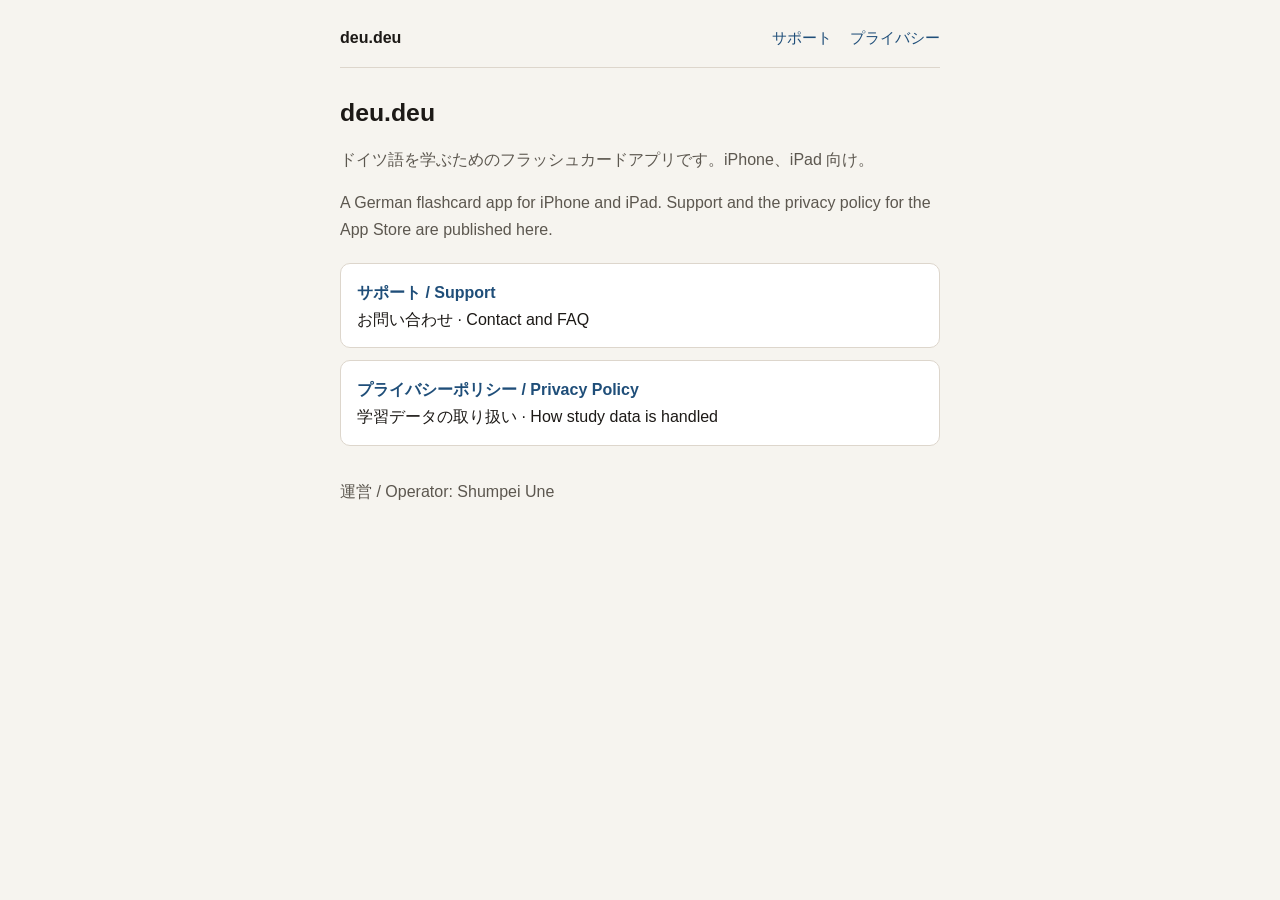
<file: index.html>
<!DOCTYPE html>
<html lang="ja">
<head>
  <meta charset="utf-8">
  <meta name="viewport" content="width=device-width, initial-scale=1">
  <title>deu.deu</title>
  <link rel="stylesheet" href="styles.css">
</head>
<body>
  <div class="wrap">
    <header class="site">
      <a class="brand" href="./"><span data-app-name>deu.deu</span></a>
      <nav>
        <a href="support.html">サポート</a>
        <a href="privacy.html">プライバシー</a>
      </nav>
    </header>

    <h1><span data-app-name>deu.deu</span></h1>
    <p class="lede">ドイツ語を学ぶためのフラッシュカードアプリです。iPhone、iPad 向け。</p>
    <p class="lede">A German flashcard app for iPhone and iPad. Support and the privacy policy for the App Store are published here.</p>

    <div class="links">
      <a href="support.html">
        <strong>サポート / Support</strong>
        お問い合わせ · Contact and FAQ
      </a>
      <a href="privacy.html">
        <strong>プライバシーポリシー / Privacy Policy</strong>
        学習データの取り扱い · How study data is handled
      </a>
    </div>

    <p class="muted">運営 / Operator: Shumpei Une</p>
  </div>
  <script src="site.js"></script>
</body>
</html>
</file>
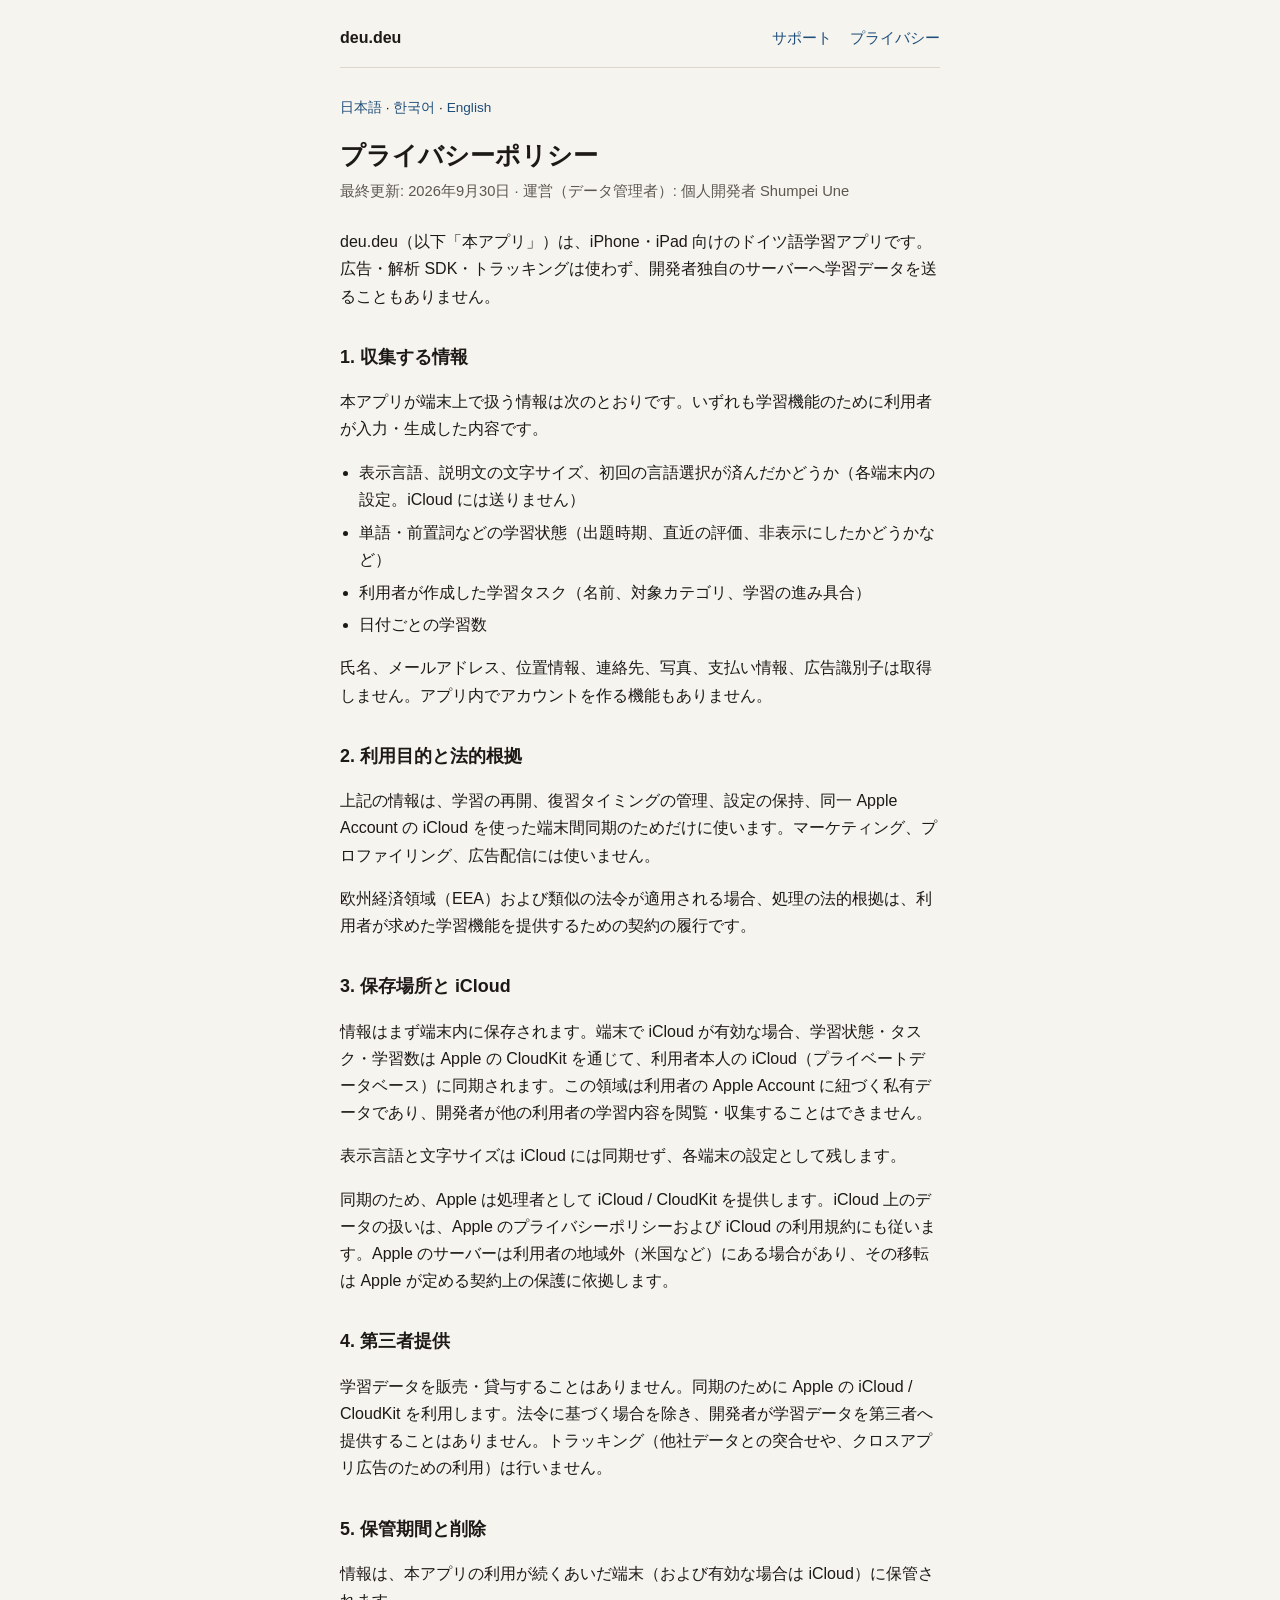
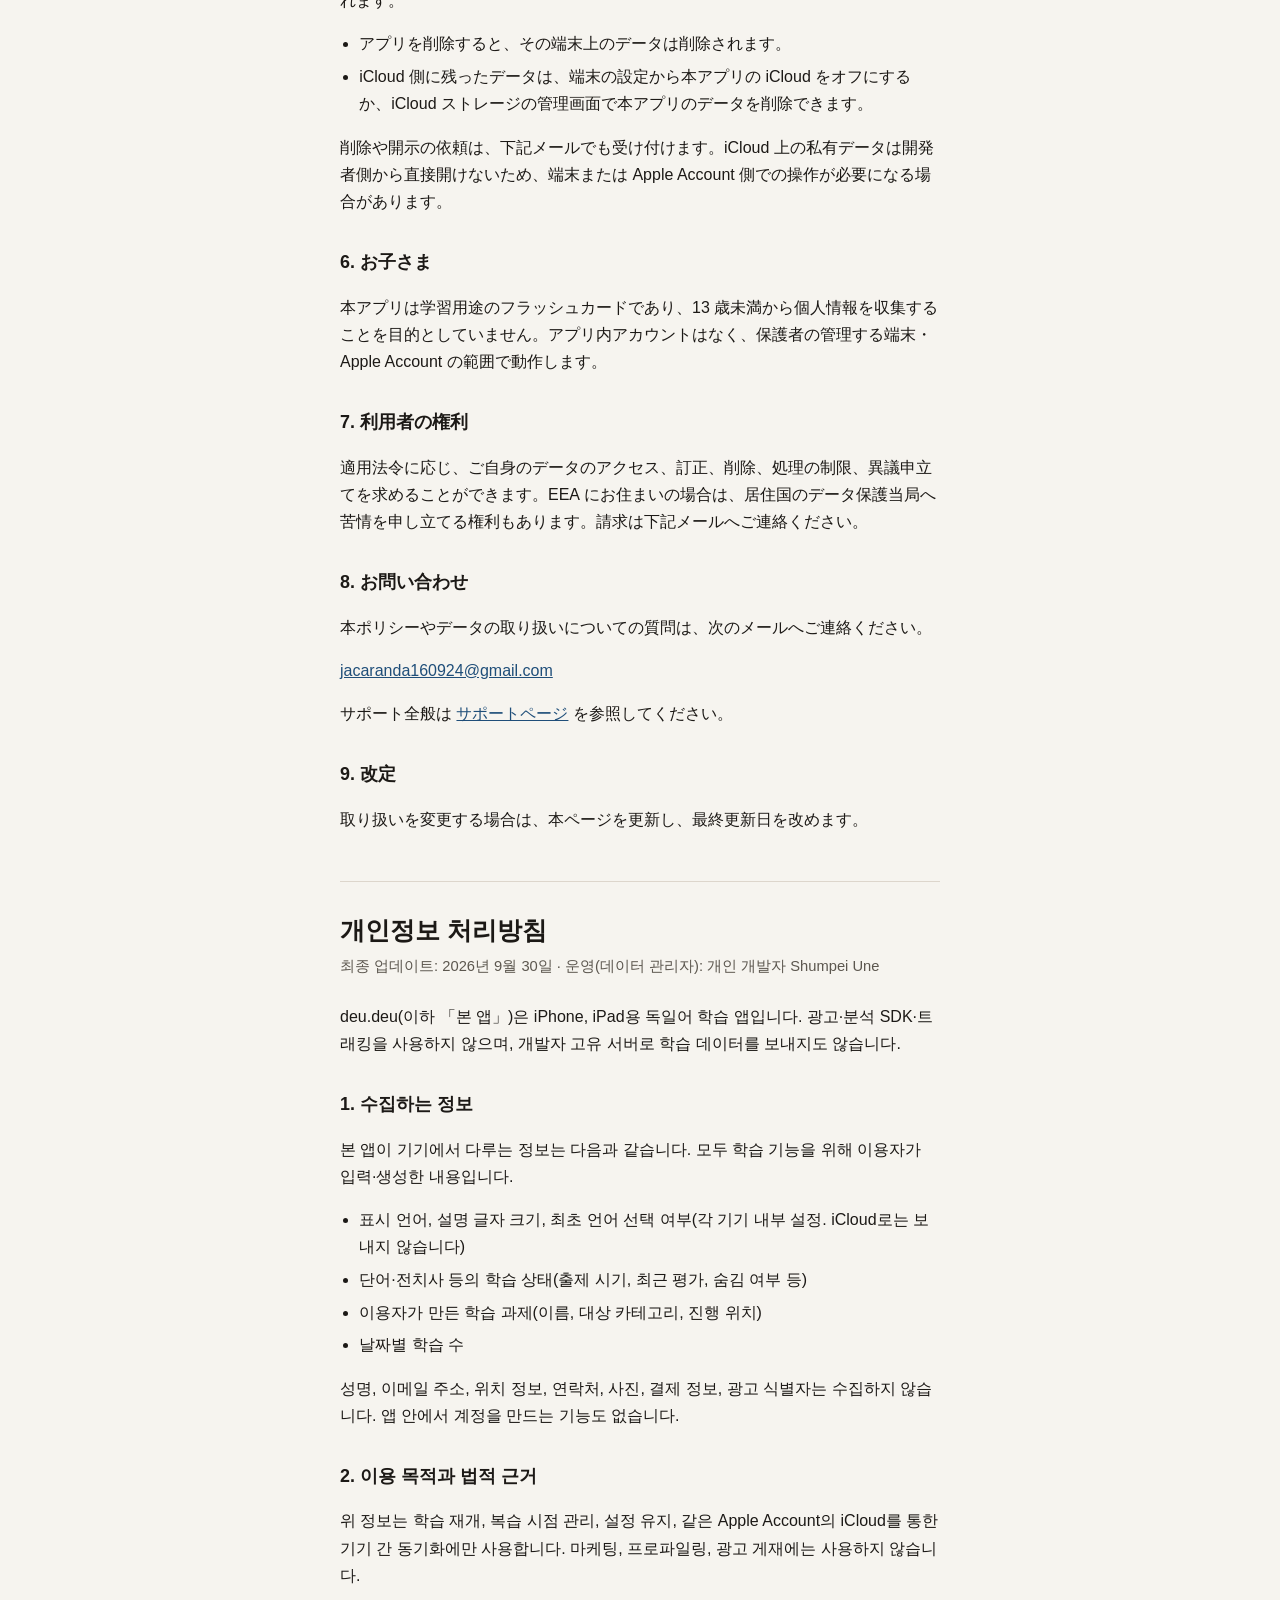
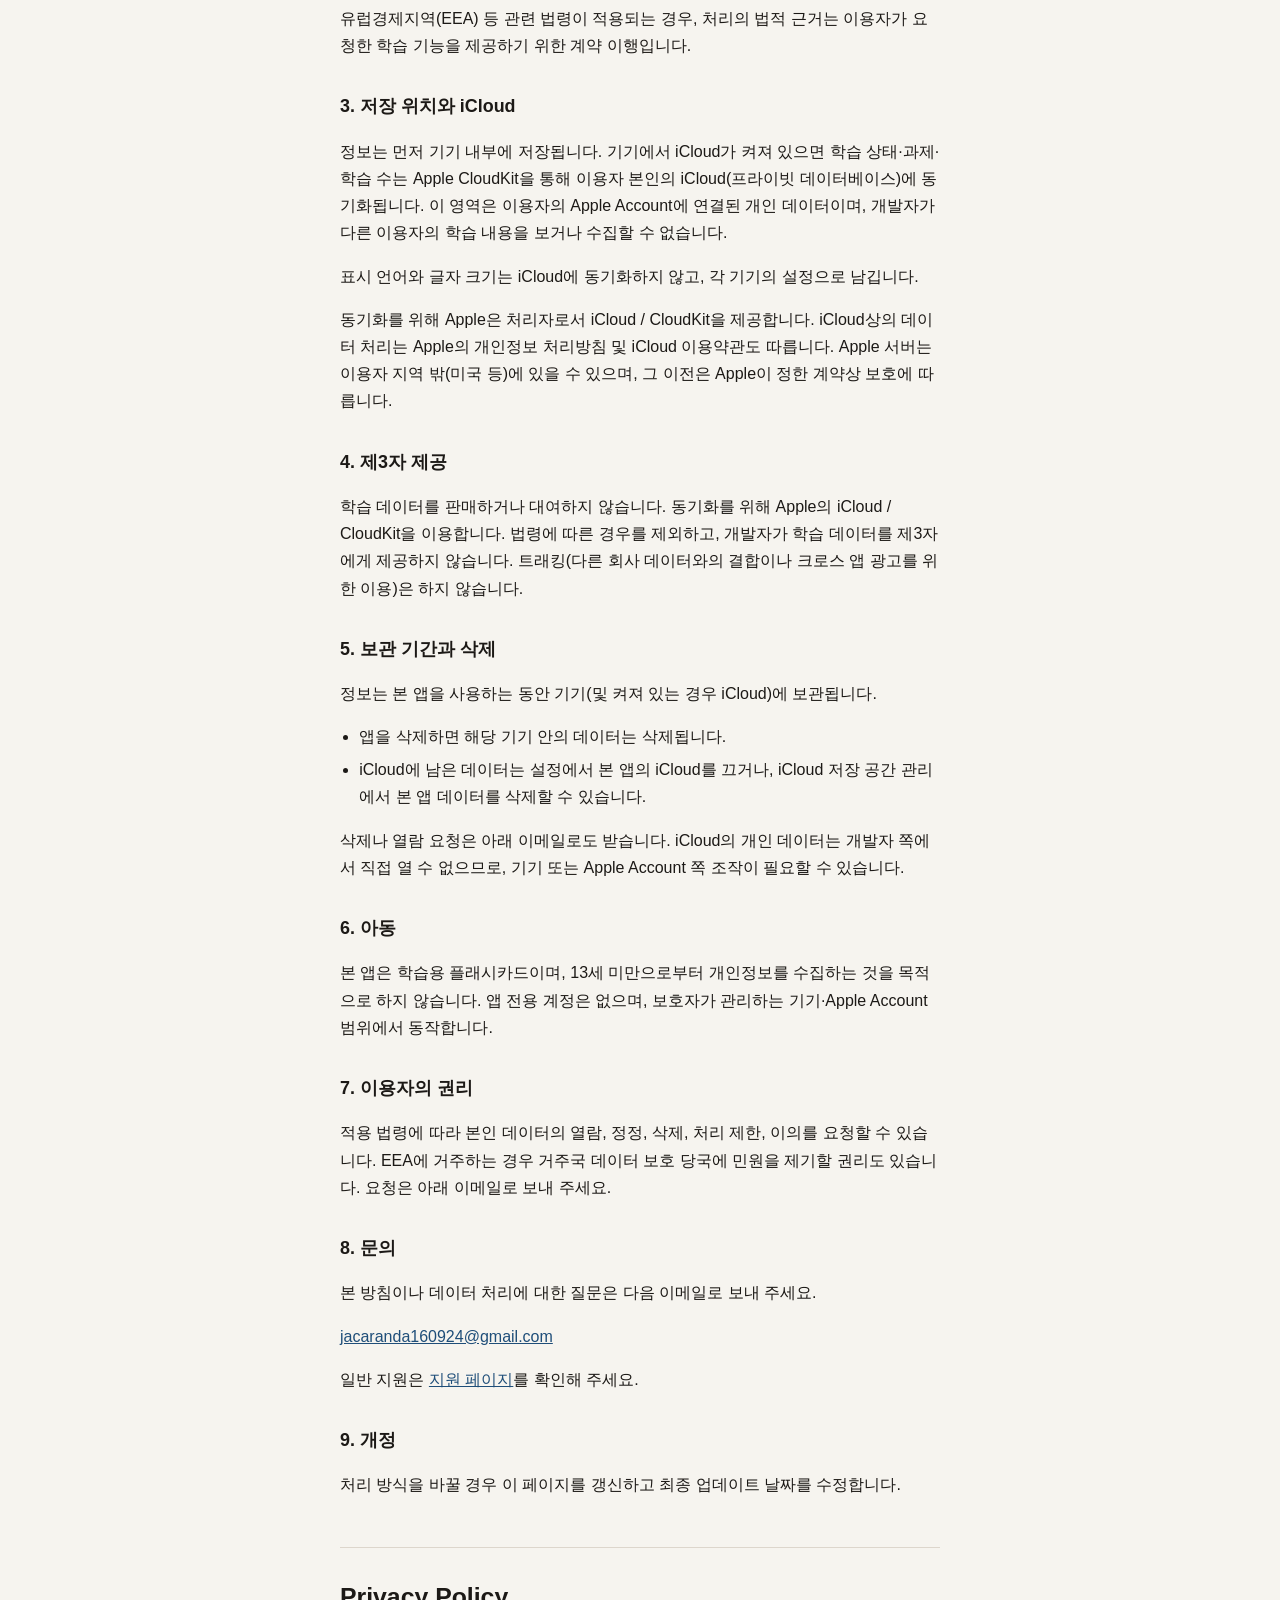
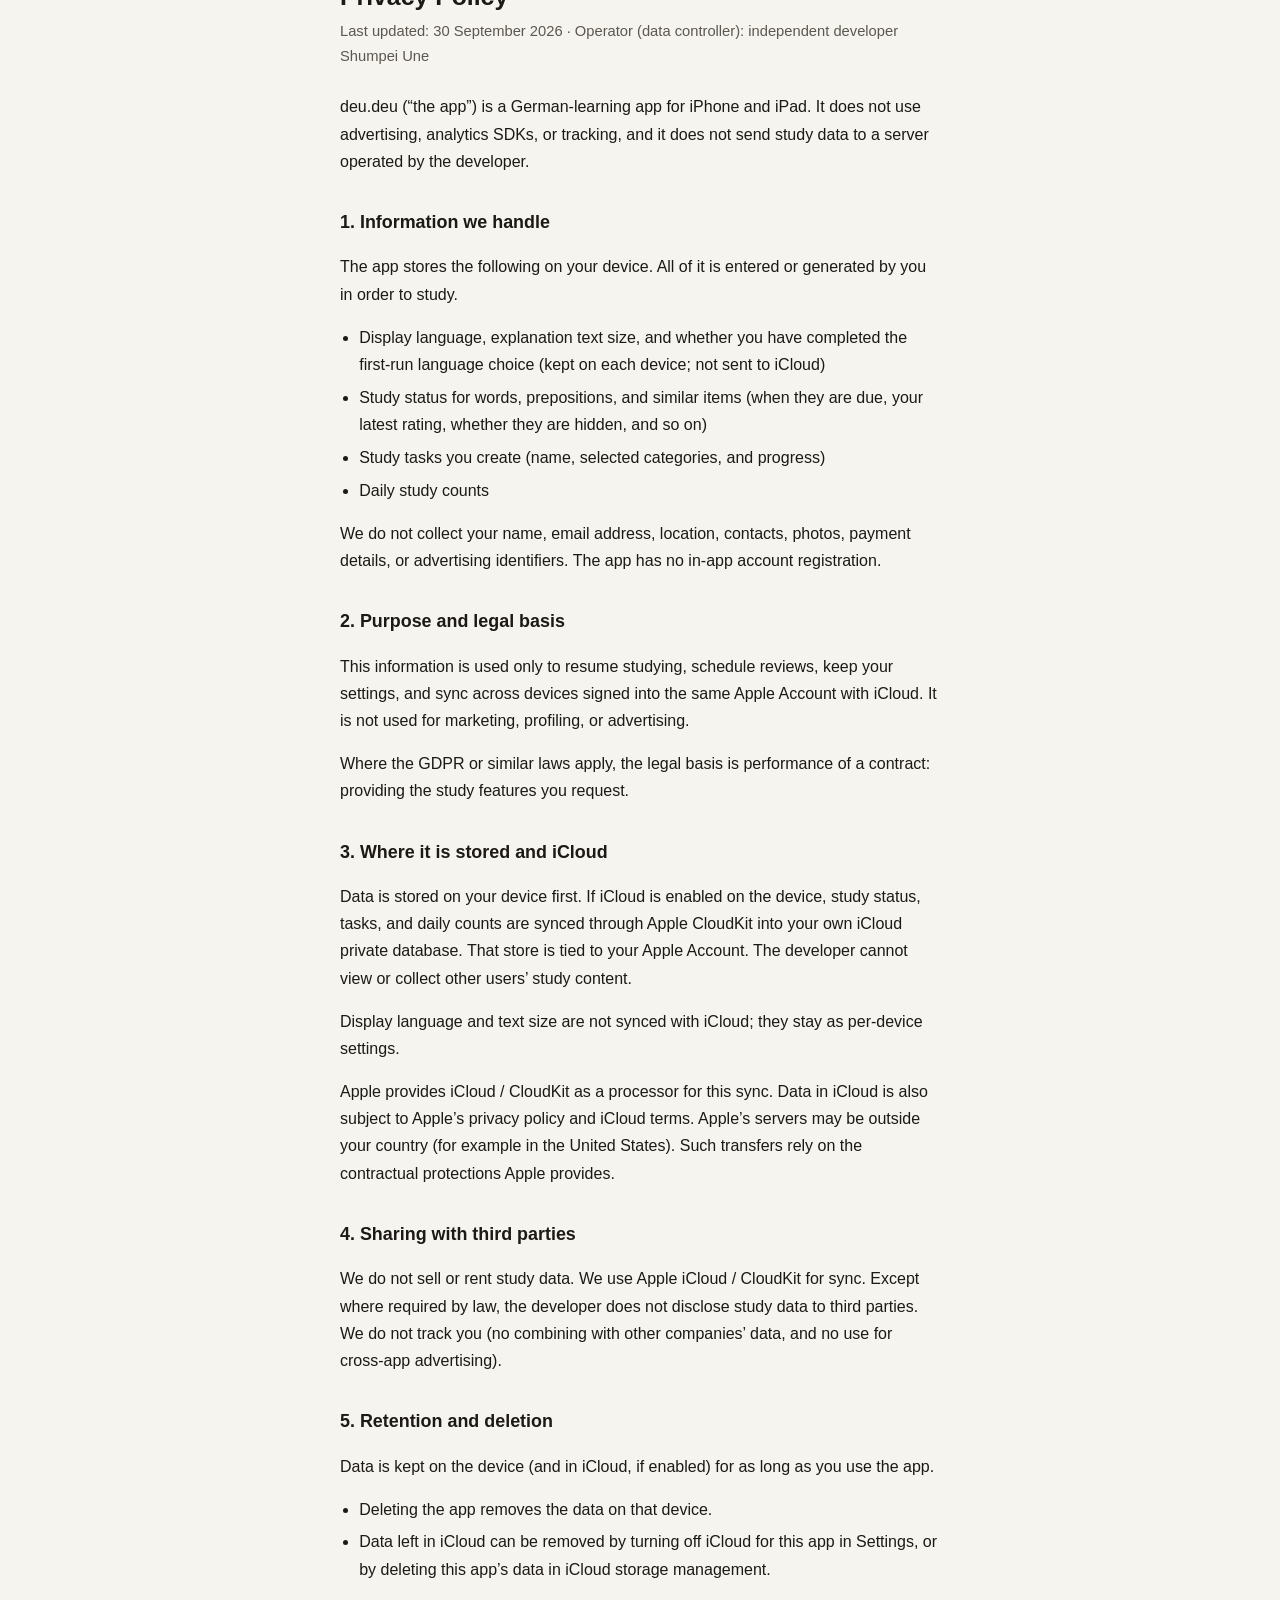
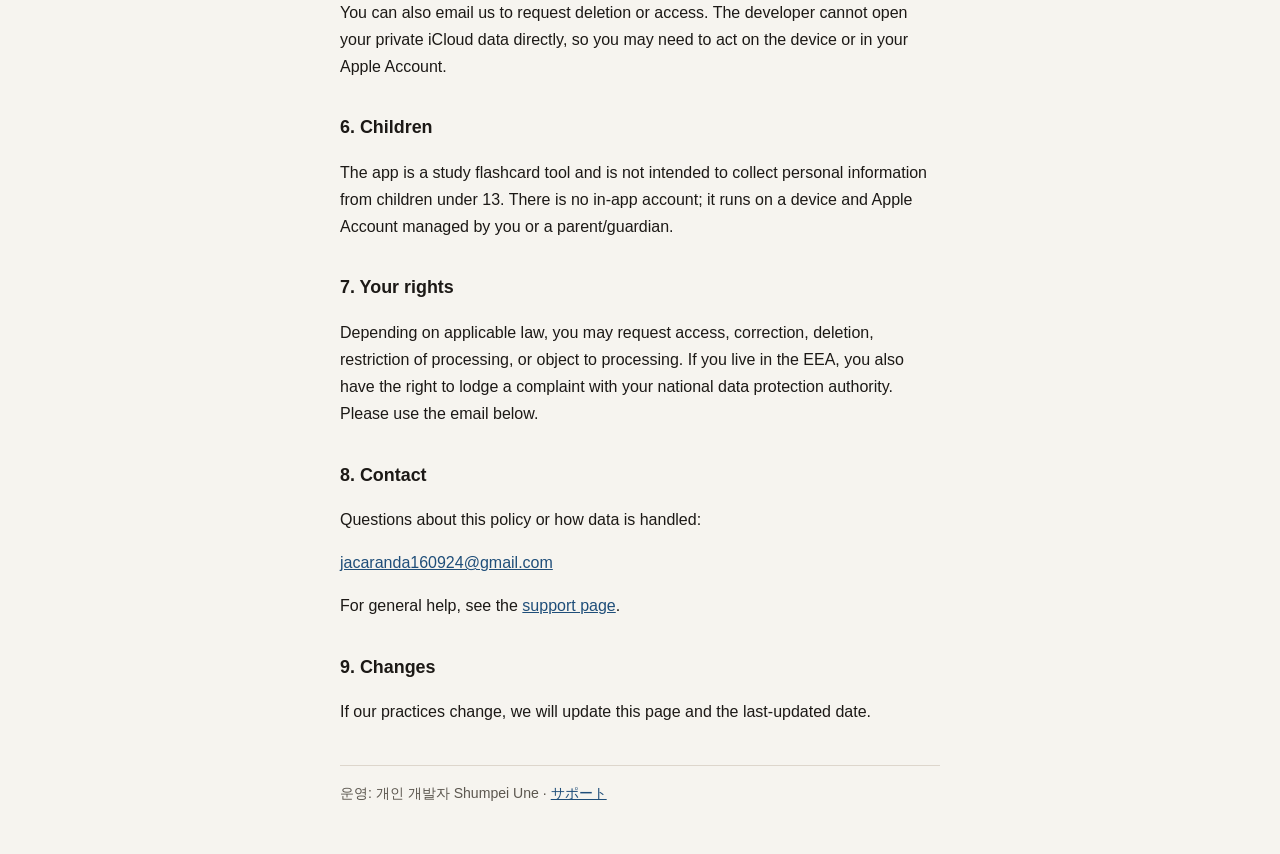
<file: privacy.html>
<!DOCTYPE html>
<html lang="ja">
<head>
  <meta charset="utf-8">
  <meta name="viewport" content="width=device-width, initial-scale=1">
  <title>プライバシーポリシー — deu.deu</title>
  <link rel="stylesheet" href="styles.css">
</head>
<body>
  <div class="wrap">
    <header class="site">
      <a class="brand" href="./"><span data-app-name>deu.deu</span></a>
      <nav>
        <a href="support.html">サポート</a>
        <a href="privacy.html">プライバシー</a>
      </nav>
    </header>

    <p class="lang"><a href="#ja">日本語</a> · <a href="#ko">한국어</a> · <a href="#en">English</a></p>

    <section id="ja">
      <h1>プライバシーポリシー</h1>
      <p class="meta">最終更新: 2026年9月30日 · 運営（データ管理者）: 個人開発者 Shumpei Une</p>

      <p><span data-app-name>deu.deu</span>（以下「本アプリ」）は、iPhone・iPad 向けのドイツ語学習アプリです。広告・解析 SDK・トラッキングは使わず、開発者独自のサーバーへ学習データを送ることもありません。</p>

      <h2>1. 収集する情報</h2>
      <p>本アプリが端末上で扱う情報は次のとおりです。いずれも学習機能のために利用者が入力・生成した内容です。</p>
      <ul>
        <li>表示言語、説明文の文字サイズ、初回の言語選択が済んだかどうか（各端末内の設定。iCloud には送りません）</li>
        <li>単語・前置詞などの学習状態（出題時期、直近の評価、非表示にしたかどうかなど）</li>
        <li>利用者が作成した学習タスク（名前、対象カテゴリ、学習の進み具合）</li>
        <li>日付ごとの学習数</li>
      </ul>
      <p>氏名、メールアドレス、位置情報、連絡先、写真、支払い情報、広告識別子は取得しません。アプリ内でアカウントを作る機能もありません。</p>

      <h2>2. 利用目的と法的根拠</h2>
      <p>上記の情報は、学習の再開、復習タイミングの管理、設定の保持、同一 Apple Account の iCloud を使った端末間同期のためだけに使います。マーケティング、プロファイリング、広告配信には使いません。</p>
      <p>欧州経済領域（EEA）および類似の法令が適用される場合、処理の法的根拠は、利用者が求めた学習機能を提供するための契約の履行です。</p>

      <h2>3. 保存場所と iCloud</h2>
      <p>情報はまず端末内に保存されます。端末で iCloud が有効な場合、学習状態・タスク・学習数は Apple の CloudKit を通じて、利用者本人の iCloud（プライベートデータベース）に同期されます。この領域は利用者の Apple Account に紐づく私有データであり、開発者が他の利用者の学習内容を閲覧・収集することはできません。</p>
      <p>表示言語と文字サイズは iCloud には同期せず、各端末の設定として残します。</p>
      <p>同期のため、Apple は処理者として iCloud / CloudKit を提供します。iCloud 上のデータの扱いは、Apple のプライバシーポリシーおよび iCloud の利用規約にも従います。Apple のサーバーは利用者の地域外（米国など）にある場合があり、その移転は Apple が定める契約上の保護に依拠します。</p>

      <h2>4. 第三者提供</h2>
      <p>学習データを販売・貸与することはありません。同期のために Apple の iCloud / CloudKit を利用します。法令に基づく場合を除き、開発者が学習データを第三者へ提供することはありません。トラッキング（他社データとの突合せや、クロスアプリ広告のための利用）は行いません。</p>

      <h2>5. 保管期間と削除</h2>
      <p>情報は、本アプリの利用が続くあいだ端末（および有効な場合は iCloud）に保管されます。</p>
      <ul>
        <li>アプリを削除すると、その端末上のデータは削除されます。</li>
        <li>iCloud 側に残ったデータは、端末の設定から本アプリの iCloud をオフにするか、iCloud ストレージの管理画面で本アプリのデータを削除できます。</li>
      </ul>
      <p>削除や開示の依頼は、下記メールでも受け付けます。iCloud 上の私有データは開発者側から直接開けないため、端末または Apple Account 側での操作が必要になる場合があります。</p>

      <h2>6. お子さま</h2>
      <p>本アプリは学習用途のフラッシュカードであり、13 歳未満から個人情報を収集することを目的としていません。アプリ内アカウントはなく、保護者の管理する端末・ Apple Account の範囲で動作します。</p>

      <h2>7. 利用者の権利</h2>
      <p>適用法令に応じ、ご自身のデータのアクセス、訂正、削除、処理の制限、異議申立てを求めることができます。EEA にお住まいの場合は、居住国のデータ保護当局へ苦情を申し立てる権利もあります。請求は下記メールへご連絡ください。</p>

      <h2>8. お問い合わせ</h2>
      <p>本ポリシーやデータの取り扱いについての質問は、次のメールへご連絡ください。</p>
      <p><a data-email href="mailto:jacaranda160924@gmail.com">jacaranda160924@gmail.com</a></p>
      <p>サポート全般は <a href="support.html">サポートページ</a> を参照してください。</p>

      <h2>9. 改定</h2>
      <p>取り扱いを変更する場合は、本ページを更新し、最終更新日を改めます。</p>
    </section>

    <section id="ko" class="ko" lang="ko">
      <h1>개인정보 처리방침</h1>
      <p class="meta">최종 업데이트: 2026년 9월 30일 · 운영(데이터 관리자): 개인 개발자 Shumpei Une</p>

      <p><span data-app-name>deu.deu</span>(이하 「본 앱」)은 iPhone, iPad용 독일어 학습 앱입니다. 광고·분석 SDK·트래킹을 사용하지 않으며, 개발자 고유 서버로 학습 데이터를 보내지도 않습니다.</p>

      <h2>1. 수집하는 정보</h2>
      <p>본 앱이 기기에서 다루는 정보는 다음과 같습니다. 모두 학습 기능을 위해 이용자가 입력·생성한 내용입니다.</p>
      <ul>
        <li>표시 언어, 설명 글자 크기, 최초 언어 선택 여부(각 기기 내부 설정. iCloud로는 보내지 않습니다)</li>
        <li>단어·전치사 등의 학습 상태(출제 시기, 최근 평가, 숨김 여부 등)</li>
        <li>이용자가 만든 학습 과제(이름, 대상 카테고리, 진행 위치)</li>
        <li>날짜별 학습 수</li>
      </ul>
      <p>성명, 이메일 주소, 위치 정보, 연락처, 사진, 결제 정보, 광고 식별자는 수집하지 않습니다. 앱 안에서 계정을 만드는 기능도 없습니다.</p>

      <h2>2. 이용 목적과 법적 근거</h2>
      <p>위 정보는 학습 재개, 복습 시점 관리, 설정 유지, 같은 Apple Account의 iCloud를 통한 기기 간 동기화에만 사용합니다. 마케팅, 프로파일링, 광고 게재에는 사용하지 않습니다.</p>
      <p>유럽경제지역(EEA) 등 관련 법령이 적용되는 경우, 처리의 법적 근거는 이용자가 요청한 학습 기능을 제공하기 위한 계약 이행입니다.</p>

      <h2>3. 저장 위치와 iCloud</h2>
      <p>정보는 먼저 기기 내부에 저장됩니다. 기기에서 iCloud가 켜져 있으면 학습 상태·과제·학습 수는 Apple CloudKit을 통해 이용자 본인의 iCloud(프라이빗 데이터베이스)에 동기화됩니다. 이 영역은 이용자의 Apple Account에 연결된 개인 데이터이며, 개발자가 다른 이용자의 학습 내용을 보거나 수집할 수 없습니다.</p>
      <p>표시 언어와 글자 크기는 iCloud에 동기화하지 않고, 각 기기의 설정으로 남깁니다.</p>
      <p>동기화를 위해 Apple은 처리자로서 iCloud / CloudKit을 제공합니다. iCloud상의 데이터 처리는 Apple의 개인정보 처리방침 및 iCloud 이용약관도 따릅니다. Apple 서버는 이용자 지역 밖(미국 등)에 있을 수 있으며, 그 이전은 Apple이 정한 계약상 보호에 따릅니다.</p>

      <h2>4. 제3자 제공</h2>
      <p>학습 데이터를 판매하거나 대여하지 않습니다. 동기화를 위해 Apple의 iCloud / CloudKit을 이용합니다. 법령에 따른 경우를 제외하고, 개발자가 학습 데이터를 제3자에게 제공하지 않습니다. 트래킹(다른 회사 데이터와의 결합이나 크로스 앱 광고를 위한 이용)은 하지 않습니다.</p>

      <h2>5. 보관 기간과 삭제</h2>
      <p>정보는 본 앱을 사용하는 동안 기기(및 켜져 있는 경우 iCloud)에 보관됩니다.</p>
      <ul>
        <li>앱을 삭제하면 해당 기기 안의 데이터는 삭제됩니다.</li>
        <li>iCloud에 남은 데이터는 설정에서 본 앱의 iCloud를 끄거나, iCloud 저장 공간 관리에서 본 앱 데이터를 삭제할 수 있습니다.</li>
      </ul>
      <p>삭제나 열람 요청은 아래 이메일로도 받습니다. iCloud의 개인 데이터는 개발자 쪽에서 직접 열 수 없으므로, 기기 또는 Apple Account 쪽 조작이 필요할 수 있습니다.</p>

      <h2>6. 아동</h2>
      <p>본 앱은 학습용 플래시카드이며, 13세 미만으로부터 개인정보를 수집하는 것을 목적으로 하지 않습니다. 앱 전용 계정은 없으며, 보호자가 관리하는 기기·Apple Account 범위에서 동작합니다.</p>

      <h2>7. 이용자의 권리</h2>
      <p>적용 법령에 따라 본인 데이터의 열람, 정정, 삭제, 처리 제한, 이의를 요청할 수 있습니다. EEA에 거주하는 경우 거주국 데이터 보호 당국에 민원을 제기할 권리도 있습니다. 요청은 아래 이메일로 보내 주세요.</p>

      <h2>8. 문의</h2>
      <p>본 방침이나 데이터 처리에 대한 질문은 다음 이메일로 보내 주세요.</p>
      <p><a data-email href="mailto:jacaranda160924@gmail.com">jacaranda160924@gmail.com</a></p>
      <p>일반 지원은 <a href="support.html">지원 페이지</a>를 확인해 주세요.</p>

      <h2>9. 개정</h2>
      <p>처리 방식을 바꿀 경우 이 페이지를 갱신하고 최종 업데이트 날짜를 수정합니다.</p>
    </section>

    <section id="en" class="en" lang="en">
      <h1>Privacy Policy</h1>
      <p class="meta">Last updated: 30 September 2026 · Operator (data controller): independent developer Shumpei Une</p>

      <p><span data-app-name>deu.deu</span> (“the app”) is a German-learning app for iPhone and iPad. It does not use advertising, analytics SDKs, or tracking, and it does not send study data to a server operated by the developer.</p>

      <h2>1. Information we handle</h2>
      <p>The app stores the following on your device. All of it is entered or generated by you in order to study.</p>
      <ul>
        <li>Display language, explanation text size, and whether you have completed the first-run language choice (kept on each device; not sent to iCloud)</li>
        <li>Study status for words, prepositions, and similar items (when they are due, your latest rating, whether they are hidden, and so on)</li>
        <li>Study tasks you create (name, selected categories, and progress)</li>
        <li>Daily study counts</li>
      </ul>
      <p>We do not collect your name, email address, location, contacts, photos, payment details, or advertising identifiers. The app has no in-app account registration.</p>

      <h2>2. Purpose and legal basis</h2>
      <p>This information is used only to resume studying, schedule reviews, keep your settings, and sync across devices signed into the same Apple Account with iCloud. It is not used for marketing, profiling, or advertising.</p>
      <p>Where the GDPR or similar laws apply, the legal basis is performance of a contract: providing the study features you request.</p>

      <h2>3. Where it is stored and iCloud</h2>
      <p>Data is stored on your device first. If iCloud is enabled on the device, study status, tasks, and daily counts are synced through Apple CloudKit into your own iCloud private database. That store is tied to your Apple Account. The developer cannot view or collect other users’ study content.</p>
      <p>Display language and text size are not synced with iCloud; they stay as per-device settings.</p>
      <p>Apple provides iCloud / CloudKit as a processor for this sync. Data in iCloud is also subject to Apple’s privacy policy and iCloud terms. Apple’s servers may be outside your country (for example in the United States). Such transfers rely on the contractual protections Apple provides.</p>

      <h2>4. Sharing with third parties</h2>
      <p>We do not sell or rent study data. We use Apple iCloud / CloudKit for sync. Except where required by law, the developer does not disclose study data to third parties. We do not track you (no combining with other companies’ data, and no use for cross-app advertising).</p>

      <h2>5. Retention and deletion</h2>
      <p>Data is kept on the device (and in iCloud, if enabled) for as long as you use the app.</p>
      <ul>
        <li>Deleting the app removes the data on that device.</li>
        <li>Data left in iCloud can be removed by turning off iCloud for this app in Settings, or by deleting this app’s data in iCloud storage management.</li>
      </ul>
      <p>You can also email us to request deletion or access. The developer cannot open your private iCloud data directly, so you may need to act on the device or in your Apple Account.</p>

      <h2>6. Children</h2>
      <p>The app is a study flashcard tool and is not intended to collect personal information from children under 13. There is no in-app account; it runs on a device and Apple Account managed by you or a parent/guardian.</p>

      <h2>7. Your rights</h2>
      <p>Depending on applicable law, you may request access, correction, deletion, restriction of processing, or object to processing. If you live in the EEA, you also have the right to lodge a complaint with your national data protection authority. Please use the email below.</p>

      <h2>8. Contact</h2>
      <p>Questions about this policy or how data is handled:</p>
      <p><a data-email href="mailto:jacaranda160924@gmail.com">jacaranda160924@gmail.com</a></p>
      <p>For general help, see the <a href="support.html">support page</a>.</p>

      <h2>9. Changes</h2>
      <p>If our practices change, we will update this page and the last-updated date.</p>
    </section>

    <footer>
      운영: 개인 개발자 Shumpei Une · <a href="support.html">サポート</a>
    </footer>
  </div>
  <script src="site.js"></script>
</body>
</html>
</file>
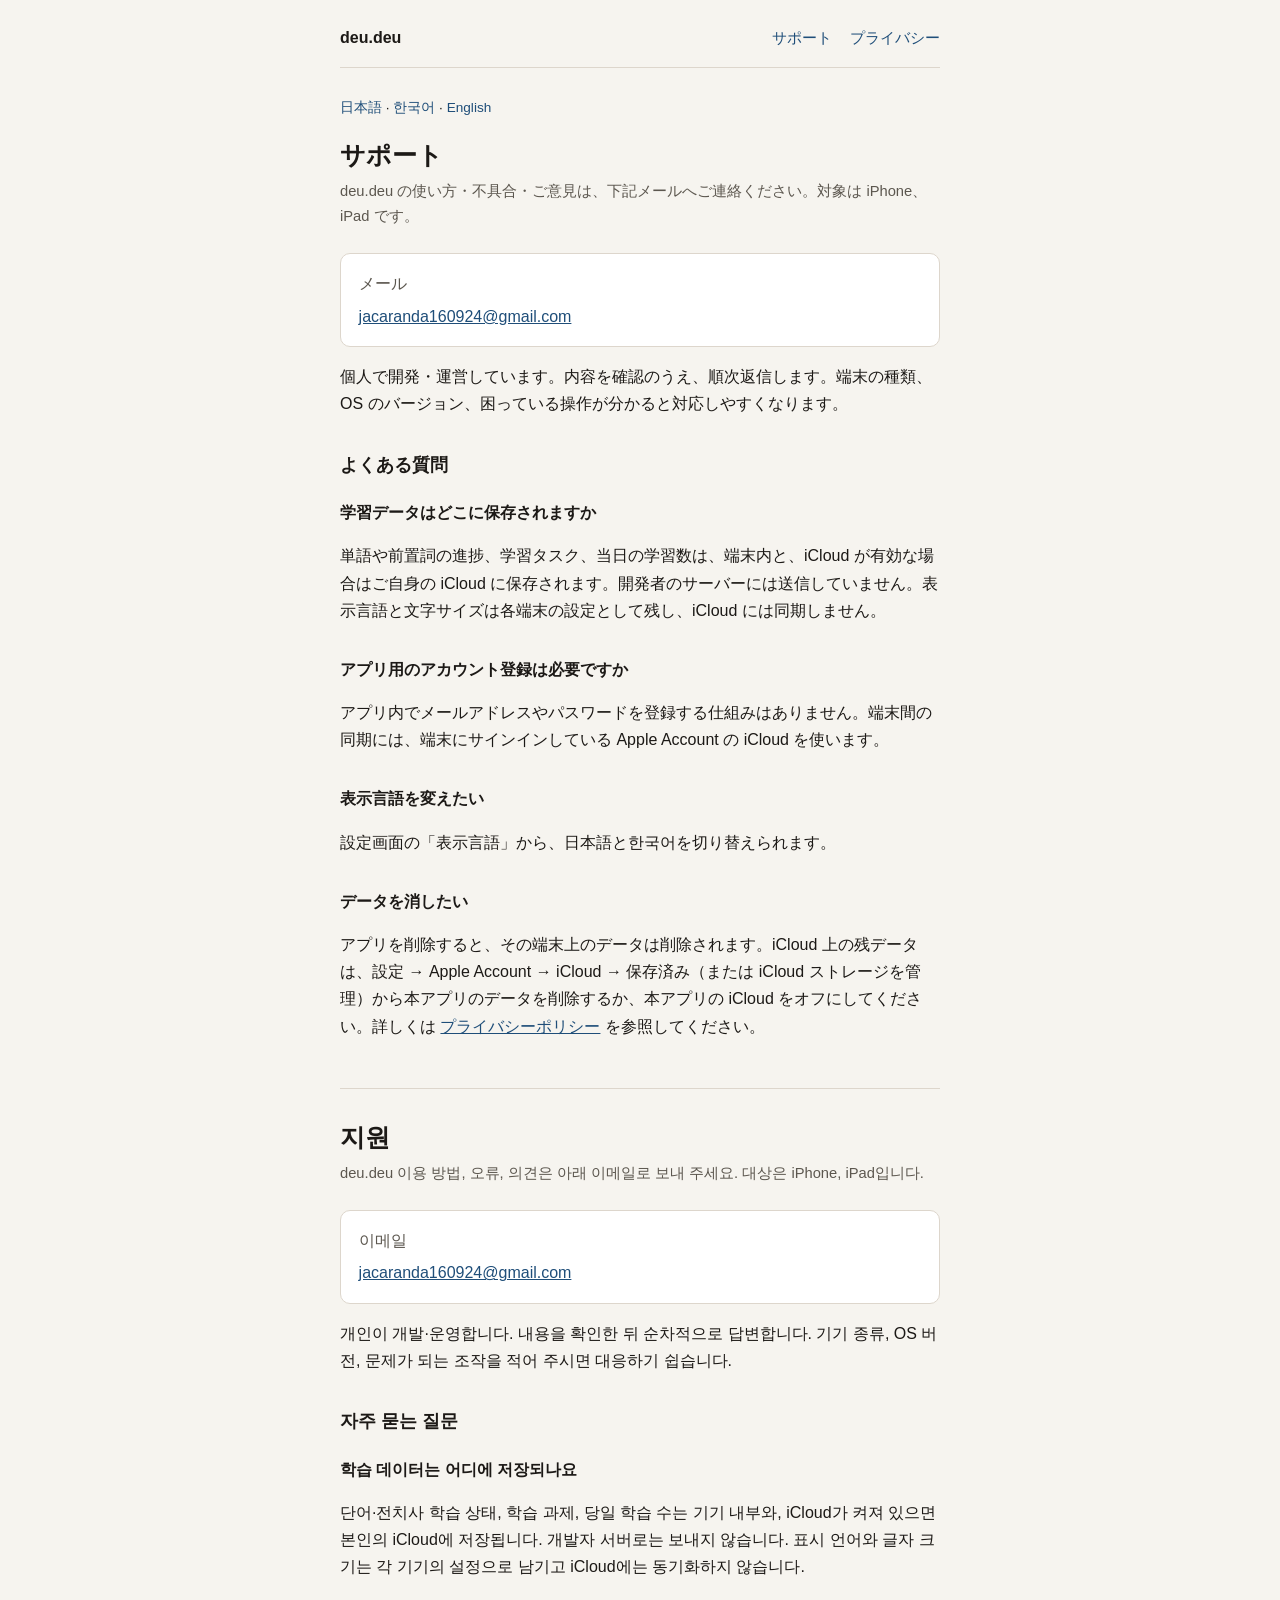
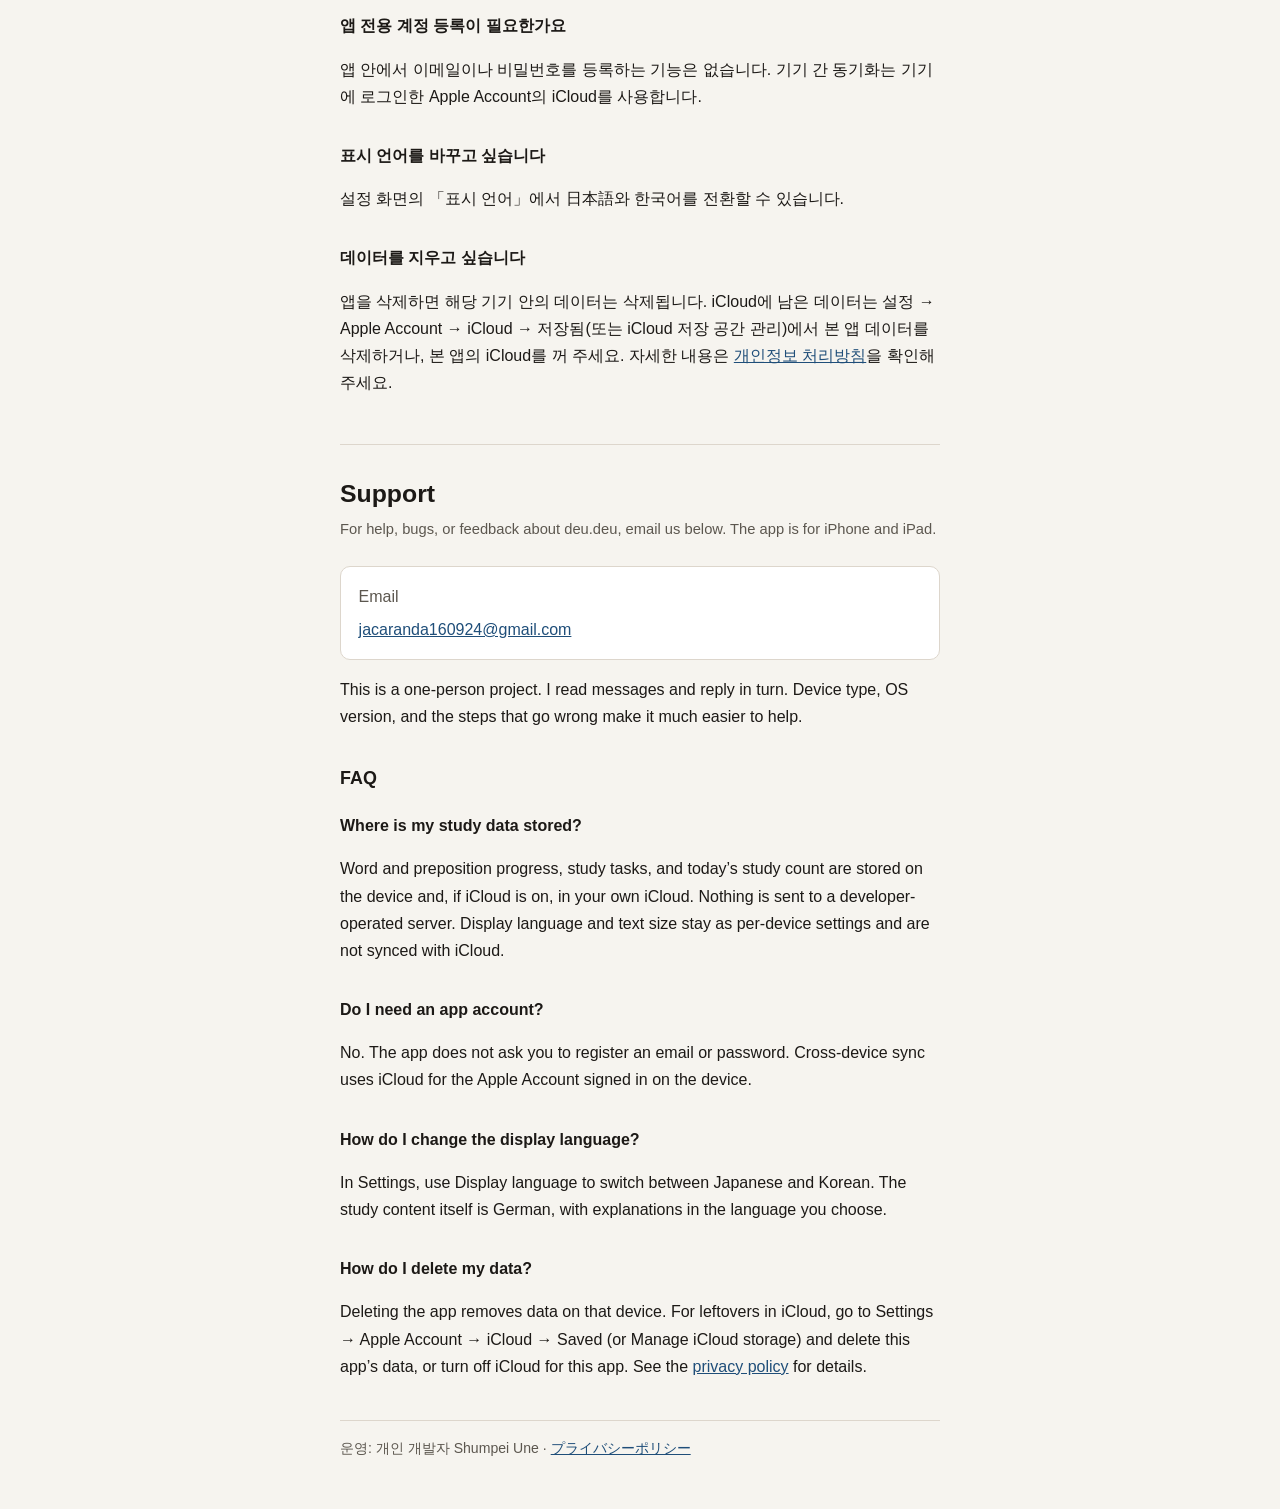
<file: support.html>
<!DOCTYPE html>
<html lang="ja">
<head>
  <meta charset="utf-8">
  <meta name="viewport" content="width=device-width, initial-scale=1">
  <title>サポート — deu.deu</title>
  <link rel="stylesheet" href="styles.css">
</head>
<body>
  <div class="wrap">
    <header class="site">
      <a class="brand" href="./"><span data-app-name>deu.deu</span></a>
      <nav>
        <a href="support.html">サポート</a>
        <a href="privacy.html">プライバシー</a>
      </nav>
    </header>

    <p class="lang"><a href="#ja">日本語</a> · <a href="#ko">한국어</a> · <a href="#en">English</a></p>

    <section id="ja">
      <h1>サポート</h1>
      <p class="meta"><span data-app-name>deu.deu</span> の使い方・不具合・ご意見は、下記メールへご連絡ください。対象は iPhone、iPad です。</p>

      <div class="card">
        <p style="margin:0 0 0.35rem" class="muted">メール</p>
        <p style="margin:0"><a data-email href="mailto:jacaranda160924@gmail.com">jacaranda160924@gmail.com</a></p>
      </div>

      <p>個人で開発・運営しています。内容を確認のうえ、順次返信します。端末の種類、OS のバージョン、困っている操作が分かると対応しやすくなります。</p>

      <h2>よくある質問</h2>
      <h2 style="font-size:1rem;margin-top:1.2rem">学習データはどこに保存されますか</h2>
      <p>単語や前置詞の進捗、学習タスク、当日の学習数は、端末内と、iCloud が有効な場合はご自身の iCloud に保存されます。開発者のサーバーには送信していません。表示言語と文字サイズは各端末の設定として残し、iCloud には同期しません。</p>

      <h2 style="font-size:1rem">アプリ用のアカウント登録は必要ですか</h2>
      <p>アプリ内でメールアドレスやパスワードを登録する仕組みはありません。端末間の同期には、端末にサインインしている Apple Account の iCloud を使います。</p>

      <h2 style="font-size:1rem">表示言語を変えたい</h2>
      <p>設定画面の「表示言語」から、日本語と한국어を切り替えられます。</p>

      <h2 style="font-size:1rem">データを消したい</h2>
      <p>アプリを削除すると、その端末上のデータは削除されます。iCloud 上の残データは、設定 → Apple Account → iCloud → 保存済み（または iCloud ストレージを管理）から本アプリのデータを削除するか、本アプリの iCloud をオフにしてください。詳しくは <a href="privacy.html">プライバシーポリシー</a> を参照してください。</p>
    </section>

    <section id="ko" class="ko" lang="ko">
      <h1>지원</h1>
      <p class="meta"><span data-app-name>deu.deu</span> 이용 방법, 오류, 의견은 아래 이메일로 보내 주세요. 대상은 iPhone, iPad입니다.</p>

      <div class="card">
        <p style="margin:0 0 0.35rem" class="muted">이메일</p>
        <p style="margin:0"><a data-email href="mailto:jacaranda160924@gmail.com">jacaranda160924@gmail.com</a></p>
      </div>

      <p>개인이 개발·운영합니다. 내용을 확인한 뒤 순차적으로 답변합니다. 기기 종류, OS 버전, 문제가 되는 조작을 적어 주시면 대응하기 쉽습니다.</p>

      <h2>자주 묻는 질문</h2>
      <h2 style="font-size:1rem;margin-top:1.2rem">학습 데이터는 어디에 저장되나요</h2>
      <p>단어·전치사 학습 상태, 학습 과제, 당일 학습 수는 기기 내부와, iCloud가 켜져 있으면 본인의 iCloud에 저장됩니다. 개발자 서버로는 보내지 않습니다. 표시 언어와 글자 크기는 각 기기의 설정으로 남기고 iCloud에는 동기화하지 않습니다.</p>

      <h2 style="font-size:1rem">앱 전용 계정 등록이 필요한가요</h2>
      <p>앱 안에서 이메일이나 비밀번호를 등록하는 기능은 없습니다. 기기 간 동기화는 기기에 로그인한 Apple Account의 iCloud를 사용합니다.</p>

      <h2 style="font-size:1rem">표시 언어를 바꾸고 싶습니다</h2>
      <p>설정 화면의 「표시 언어」에서 日本語와 한국어를 전환할 수 있습니다.</p>

      <h2 style="font-size:1rem">데이터를 지우고 싶습니다</h2>
      <p>앱을 삭제하면 해당 기기 안의 데이터는 삭제됩니다. iCloud에 남은 데이터는 설정 → Apple Account → iCloud → 저장됨(또는 iCloud 저장 공간 관리)에서 본 앱 데이터를 삭제하거나, 본 앱의 iCloud를 꺼 주세요. 자세한 내용은 <a href="privacy.html">개인정보 처리방침</a>을 확인해 주세요.</p>
    </section>

    <section id="en" class="en" lang="en">
      <h1>Support</h1>
      <p class="meta">For help, bugs, or feedback about <span data-app-name>deu.deu</span>, email us below. The app is for iPhone and iPad.</p>

      <div class="card">
        <p style="margin:0 0 0.35rem" class="muted">Email</p>
        <p style="margin:0"><a data-email href="mailto:jacaranda160924@gmail.com">jacaranda160924@gmail.com</a></p>
      </div>

      <p>This is a one-person project. I read messages and reply in turn. Device type, OS version, and the steps that go wrong make it much easier to help.</p>

      <h2>FAQ</h2>
      <h2 style="font-size:1rem;margin-top:1.2rem">Where is my study data stored?</h2>
      <p>Word and preposition progress, study tasks, and today’s study count are stored on the device and, if iCloud is on, in your own iCloud. Nothing is sent to a developer-operated server. Display language and text size stay as per-device settings and are not synced with iCloud.</p>

      <h2 style="font-size:1rem">Do I need an app account?</h2>
      <p>No. The app does not ask you to register an email or password. Cross-device sync uses iCloud for the Apple Account signed in on the device.</p>

      <h2 style="font-size:1rem">How do I change the display language?</h2>
      <p>In Settings, use Display language to switch between Japanese and Korean. The study content itself is German, with explanations in the language you choose.</p>

      <h2 style="font-size:1rem">How do I delete my data?</h2>
      <p>Deleting the app removes data on that device. For leftovers in iCloud, go to Settings → Apple Account → iCloud → Saved (or Manage iCloud storage) and delete this app’s data, or turn off iCloud for this app. See the <a href="privacy.html">privacy policy</a> for details.</p>
    </section>

    <footer>
      운영: 개인 개발자 Shumpei Une · <a href="privacy.html">プライバシーポリシー</a>
    </footer>
  </div>
  <script src="site.js"></script>
</body>
</html>
</file>
<file: styles.css>
:root {
  --bg: #f6f4ef;
  --surface: #fff;
  --text: #1c1916;
  --muted: #5c574f;
  --line: #ddd6cc;
  --accent: #1f4e79;
  --accent-hover: #163a5c;
}

* {
  box-sizing: border-box;
}

html {
  color-scheme: light;
}

body {
  margin: 0;
  font-family: "Hiragino Sans", "Hiragino Kaku Gothic ProN", "Noto Sans JP", "Apple SD Gothic Neo", "Noto Sans KR", -apple-system, BlinkMacSystemFont, sans-serif;
  background: var(--bg);
  color: var(--text);
  line-height: 1.7;
  font-size: 16px;
}

a {
  color: var(--accent);
}

a:hover {
  color: var(--accent-hover);
}

.wrap {
  max-width: 40rem;
  margin: 0 auto;
  padding: 1.5rem 1.25rem 3rem;
}

header.site {
  display: flex;
  justify-content: space-between;
  align-items: baseline;
  gap: 1rem;
  padding-bottom: 1rem;
  border-bottom: 1px solid var(--line);
  margin-bottom: 1.75rem;
}

.brand {
  font-weight: 700;
  text-decoration: none;
  color: var(--text);
}

nav a {
  margin-left: 0.85rem;
  text-decoration: none;
  font-size: 0.92rem;
}

h1 {
  font-size: 1.55rem;
  line-height: 1.35;
  margin: 0 0 0.4rem;
}

h2 {
  font-size: 1.12rem;
  margin: 2rem 0 0.6rem;
}

p,
li {
  color: var(--text);
}

.lede,
.meta,
.muted {
  color: var(--muted);
}

.meta {
  font-size: 0.92rem;
  margin: 0 0 1.5rem;
}

ul {
  padding-left: 1.2rem;
}

li + li {
  margin-top: 0.35rem;
}

.card {
  background: var(--surface);
  border: 1px solid var(--line);
  border-radius: 10px;
  padding: 1rem 1.1rem;
}

.links {
  display: grid;
  gap: 0.75rem;
  margin: 1.25rem 0 2rem;
}

.links a {
  display: block;
  background: var(--surface);
  border: 1px solid var(--line);
  border-radius: 10px;
  padding: 0.9rem 1rem;
  text-decoration: none;
  color: var(--text);
}

.links a strong {
  display: block;
  color: var(--accent);
}

.lang {
  font-size: 0.85rem;
  margin: 0 0 1.25rem;
}

.lang a {
  text-decoration: none;
}

section.ko,
section.en {
  margin-top: 3rem;
  padding-top: 2rem;
  border-top: 1px solid var(--line);
}

footer {
  margin-top: 2.5rem;
  padding-top: 1rem;
  border-top: 1px solid var(--line);
  font-size: 0.88rem;
  color: var(--muted);
}

@media (max-width: 480px) {
  header.site {
    flex-direction: column;
    gap: 0.4rem;
  }

  nav a {
    margin-left: 0;
    margin-right: 0.85rem;
  }
}
</file>
